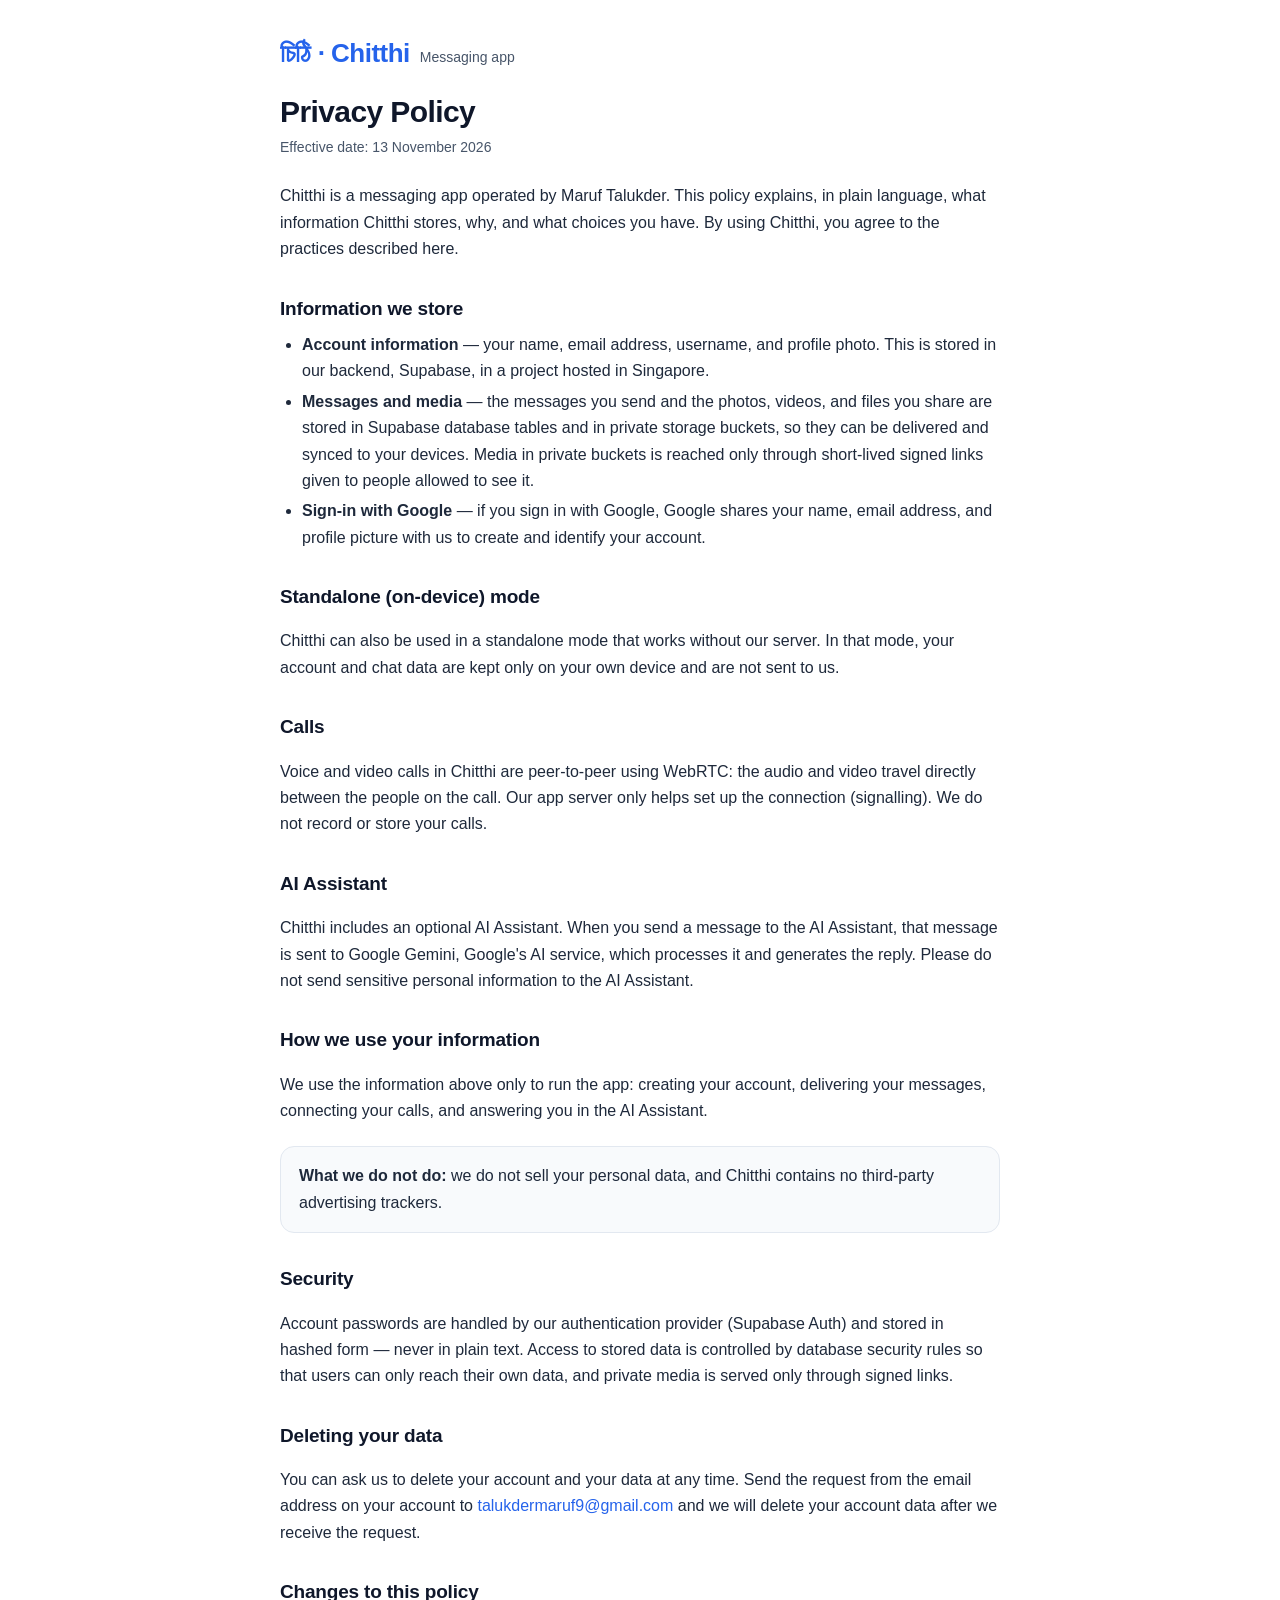
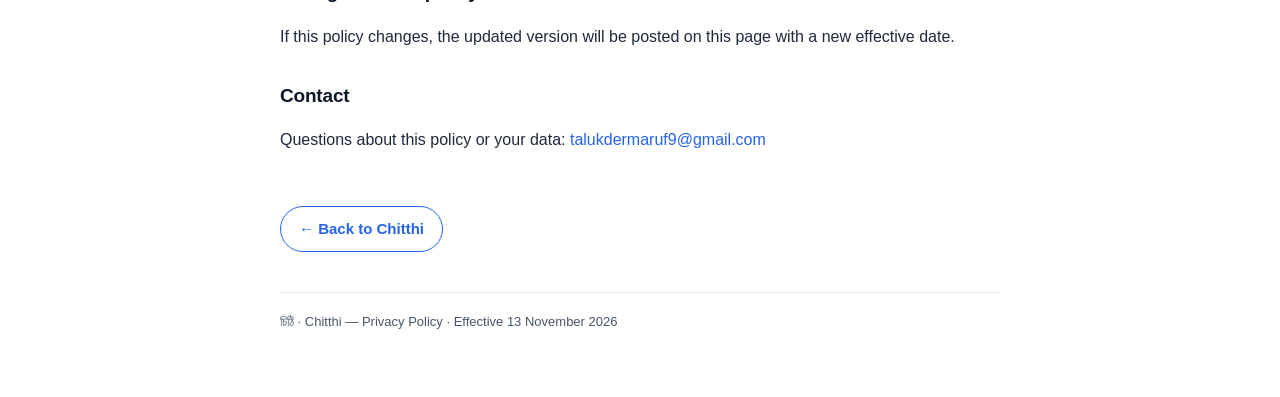
<file: privacy.html>
<!DOCTYPE html>
<html lang="en">
<head>
<meta charset="utf-8">
<meta name="viewport" content="width=device-width, initial-scale=1">
<title>Privacy Policy — চিঠি · Chitthi</title>
<meta name="description" content="How the Chitthi messaging app handles your information.">
<style>
  :root { --blue: #2563EB; --ink: #0f172a; --muted: #475569; --line: #e2e8f0; }
  * { box-sizing: border-box; }
  body {
    margin: 0; background: #ffffff; color: var(--ink);
    font-family: -apple-system, BlinkMacSystemFont, "Segoe UI", Roboto, "Helvetica Neue", Arial, sans-serif;
    line-height: 1.65; font-size: 16px;
  }
  .wrap { max-width: 760px; margin: 0 auto; padding: 32px 20px 64px; }
  .brand { display: flex; align-items: baseline; gap: 10px; margin-bottom: 8px; }
  .brand .name { font-size: 26px; font-weight: 700; color: var(--blue); letter-spacing: -0.02em; }
  .brand .tag { color: var(--muted); font-size: 14px; }
  h1 { font-size: 30px; line-height: 1.25; margin: 18px 0 6px; letter-spacing: -0.02em; }
  .effective { color: var(--muted); font-size: 14px; margin: 0 0 24px; }
  h2 { font-size: 19px; margin: 30px 0 8px; letter-spacing: -0.01em; }
  p, li { color: #1e293b; }
  ul { padding-left: 22px; margin: 8px 0; }
  li { margin: 4px 0; }
  a { color: var(--blue); text-decoration: none; }
  a:hover { text-decoration: underline; }
  .card {
    background: #f8fafc; border: 1px solid var(--line); border-radius: 14px;
    padding: 16px 18px; margin: 22px 0;
  }
  .card p { margin: 0; }
  .back {
    display: inline-block; margin-top: 36px; padding: 10px 18px;
    border: 1px solid var(--blue); border-radius: 999px; color: var(--blue);
    font-weight: 600; font-size: 15px;
  }
  .back:hover { background: #eff6ff; text-decoration: none; }
  footer { margin-top: 40px; padding-top: 18px; border-top: 1px solid var(--line); color: var(--muted); font-size: 13px; }
  @media (max-width: 480px) {
    .wrap { padding: 24px 16px 48px; }
    h1 { font-size: 25px; }
  }
</style>
</head>
<body>
<div class="wrap">

  <div class="brand">
    <span class="name">চিঠি · Chitthi</span>
    <span class="tag">Messaging app</span>
  </div>

  <h1>Privacy Policy</h1>
  <p class="effective">Effective date: 13 November 2026</p>

  <p>Chitthi is a messaging app operated by Maruf Talukder. This policy explains, in plain language, what information Chitthi stores, why, and what choices you have. By using Chitthi, you agree to the practices described here.</p>

  <h2>Information we store</h2>
  <ul>
    <li><strong>Account information</strong> — your name, email address, username, and profile photo. This is stored in our backend, Supabase, in a project hosted in Singapore.</li>
    <li><strong>Messages and media</strong> — the messages you send and the photos, videos, and files you share are stored in Supabase database tables and in private storage buckets, so they can be delivered and synced to your devices. Media in private buckets is reached only through short-lived signed links given to people allowed to see it.</li>
    <li><strong>Sign-in with Google</strong> — if you sign in with Google, Google shares your name, email address, and profile picture with us to create and identify your account.</li>
  </ul>

  <h2>Standalone (on-device) mode</h2>
  <p>Chitthi can also be used in a standalone mode that works without our server. In that mode, your account and chat data are kept only on your own device and are not sent to us.</p>

  <h2>Calls</h2>
  <p>Voice and video calls in Chitthi are peer-to-peer using WebRTC: the audio and video travel directly between the people on the call. Our app server only helps set up the connection (signalling). We do not record or store your calls.</p>

  <h2>AI Assistant</h2>
  <p>Chitthi includes an optional AI Assistant. When you send a message to the AI Assistant, that message is sent to Google Gemini, Google's AI service, which processes it and generates the reply. Please do not send sensitive personal information to the AI Assistant.</p>

  <h2>How we use your information</h2>
  <p>We use the information above only to run the app: creating your account, delivering your messages, connecting your calls, and answering you in the AI Assistant.</p>

  <div class="card">
    <p><strong>What we do not do:</strong> we do not sell your personal data, and Chitthi contains no third-party advertising trackers.</p>
  </div>

  <h2>Security</h2>
  <p>Account passwords are handled by our authentication provider (Supabase Auth) and stored in hashed form — never in plain text. Access to stored data is controlled by database security rules so that users can only reach their own data, and private media is served only through signed links.</p>

  <h2>Deleting your data</h2>
  <p>You can ask us to delete your account and your data at any time. Send the request from the email address on your account to <a href="mailto:talukdermaruf9@gmail.com">talukdermaruf9@gmail.com</a> and we will delete your account data after we receive the request.</p>

  <h2>Changes to this policy</h2>
  <p>If this policy changes, the updated version will be posted on this page with a new effective date.</p>

  <h2>Contact</h2>
  <p>Questions about this policy or your data: <a href="mailto:talukdermaruf9@gmail.com">talukdermaruf9@gmail.com</a></p>

  <a class="back" href="./">&larr; Back to Chitthi</a>

  <footer>চিঠি · Chitthi — Privacy Policy · Effective 13 November 2026</footer>

</div>
</body>
</html>
</file>
